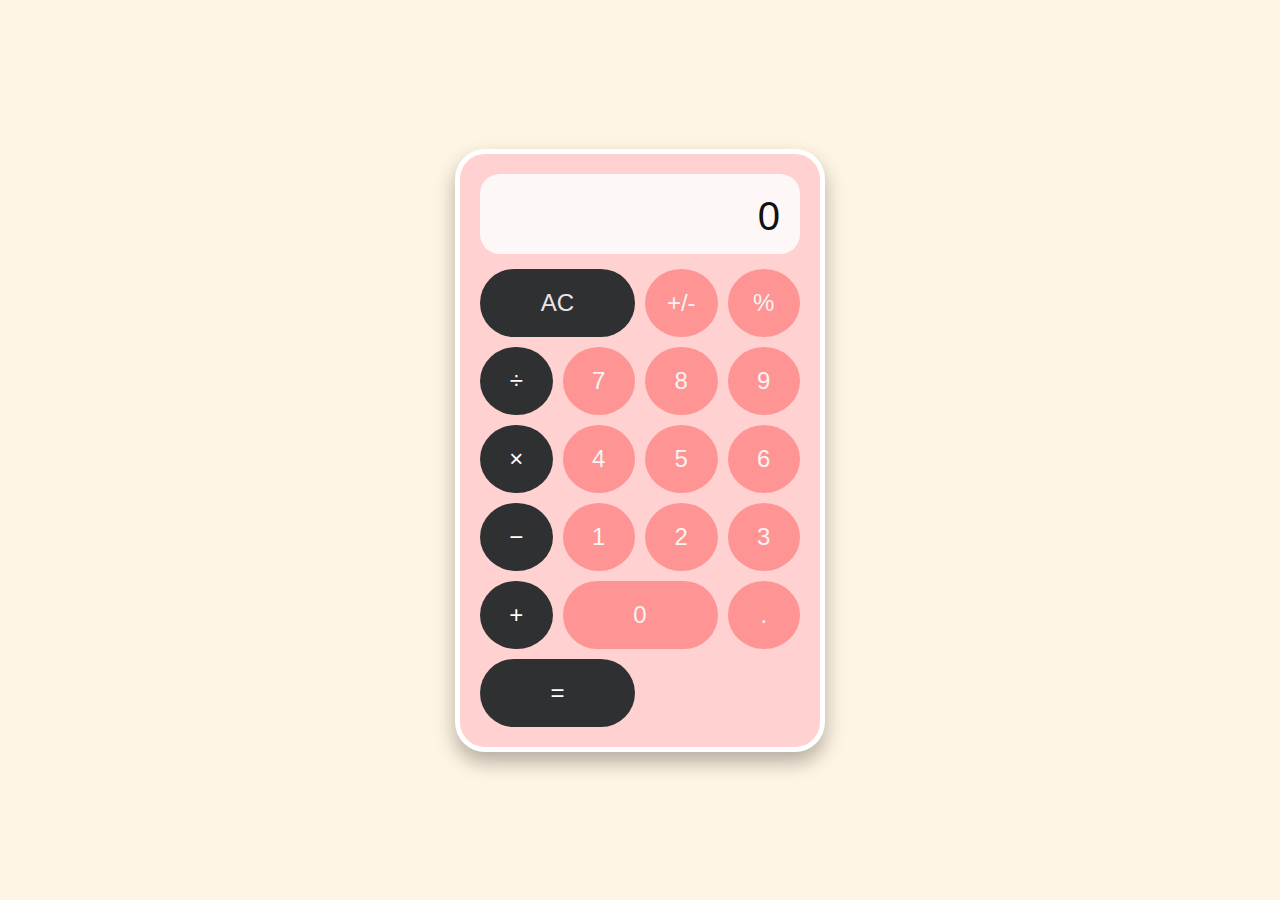
<file: Task 3/index.html>
<!DOCTYPE html>
<html lang="en">
  <head>
    <meta charset="UTF-8" />
    <meta name="viewport" content="width=device-width, initial-scale=1.0" />
    <title>Simple Calculator</title>
    <link rel="stylesheet" href="style.css" />
    <script src="script.js"></script>
  </head>
  <body>
    <div class="calculator">
      <div id="display" class="display">0</div>
      <div class="buttons">
        <button class="button clear" onclick="clearDisplay()">AC</button>
        <button class="button" onclick="toggleSign()">+/-</button>
        <button class="button" onclick="percentage()">%</button>
        <button class="button operator" onclick="setOperator('/')">÷</button>

        <button class="button" onclick="appendNumber('7')">7</button>
        <button class="button" onclick="appendNumber('8')">8</button>
        <button class="button" onclick="appendNumber('9')">9</button>
        <button class="button operator" onclick="setOperator('*')">×</button>

        <button class="button" onclick="appendNumber('4')">4</button>
        <button class="button" onclick="appendNumber('5')">5</button>
        <button class="button" onclick="appendNumber('6')">6</button>
        <button class="button operator" onclick="setOperator('-')">−</button>

        <button class="button" onclick="appendNumber('1')">1</button>
        <button class="button" onclick="appendNumber('2')">2</button>
        <button class="button" onclick="appendNumber('3')">3</button>
        <button class="button operator" onclick="setOperator('+')">+</button>

        <button class="button zero" onclick="appendNumber('0')">0</button>
        <button class="button" onclick="appendNumber('.')">.</button>
        <button class="button equal" onclick="calculateResult()">=</button>
      </div>
    </div>
  </body>
</html>
</file>
<file: Task 3/style.css>
body {
  font-family: "San Francisco", Arial, sans-serif;
  display: flex;
  justify-content: center;
  align-items: center;
  height: 100vh;
  background-color: #fff5e4;
  margin: 0;
}

.calculator {
  width: 320px;
  padding: 20px;
  background-color: #ffd1d1;
  border-radius: 30px;
  border-color: #fff;
  border: 5px solid #fff;
  box-shadow: 0 10px 20px rgba(0, 0, 0, 0.3);
}

.display {
  width: 100%;
  height: 80px;
  background-color: #fdf7f7;
  color: #121111;
  text-align: right;
  padding: 20px;
  font-size: 2.5rem;
  border-radius: 20px;
  margin-bottom: 15px;
  box-sizing: border-box;
  box-shadow: #505050;
}

.buttons {
  display: grid;
  grid-template-columns: repeat(4, 1fr);
  gap: 10px;
}

.button {
  width: 100%;
  padding: 20px;
  font-size: 1.5rem;
  border: none;
  border-radius: 50%;
  cursor: pointer;
  transition: background-color 0.3s, transform 0.1s;
  background-color: #ff9494;
  color: #f7f3f3;
}

.button:active {
  transform: scale(0.95);
  background-color: #555552;
}

.button.operator {
  background-color: #2f3032;
  color: #fff;
}

.button.operator:active {
  background-color: #959fe2;
}

.button.equal {
  background-color: #2f3032;
  color: #fff;
  grid-column: span 2;
  border-radius: 50px;
}

.button.equal:active {
  background-color: #959fe2;
}

.button.clear {
  background-color: #2f3032;
  color: #ece4e4;
  grid-column: span 2;
  border-radius: 50px;
}

.button.clear:active {
  background-color: #bababa;
}

.button.zero {
  grid-column: span 2;
  border-radius: 50px;
}
.button:hover {
  transform: scale(2.5rem);
}
</file>
